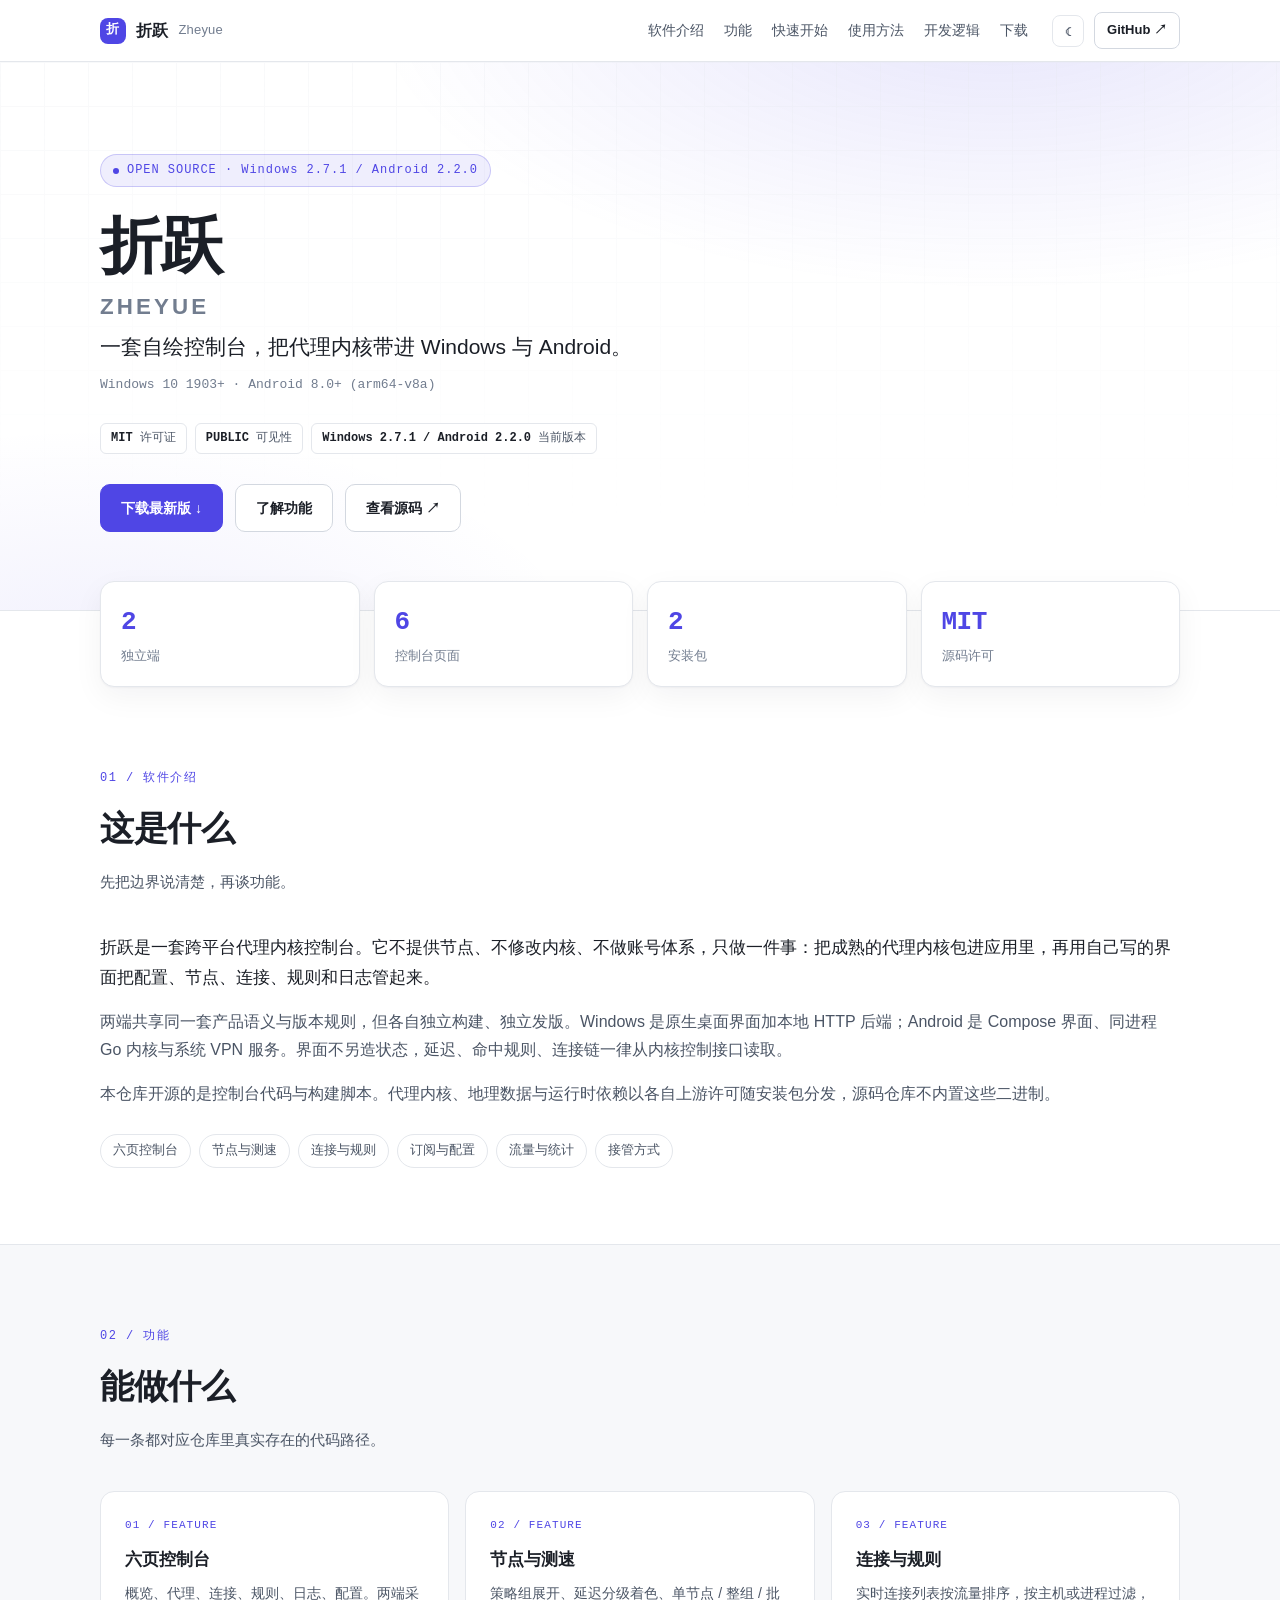
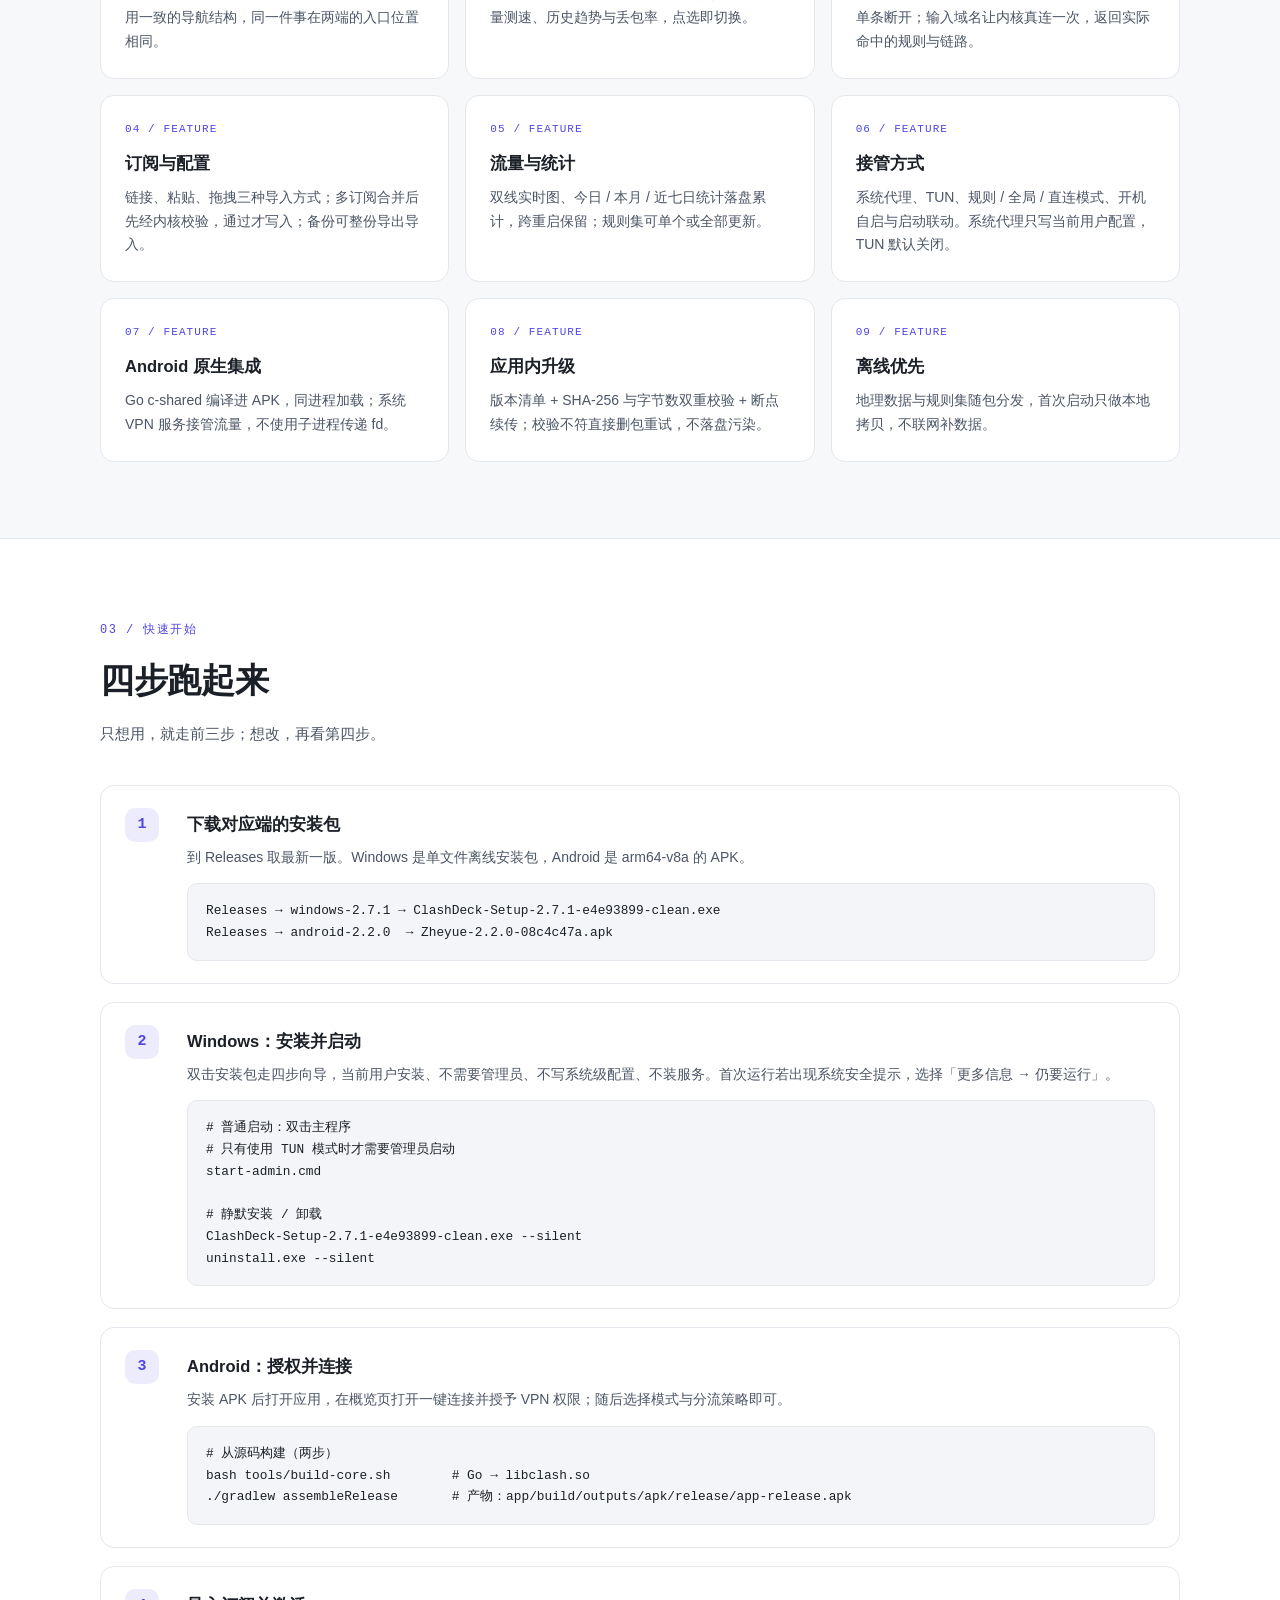
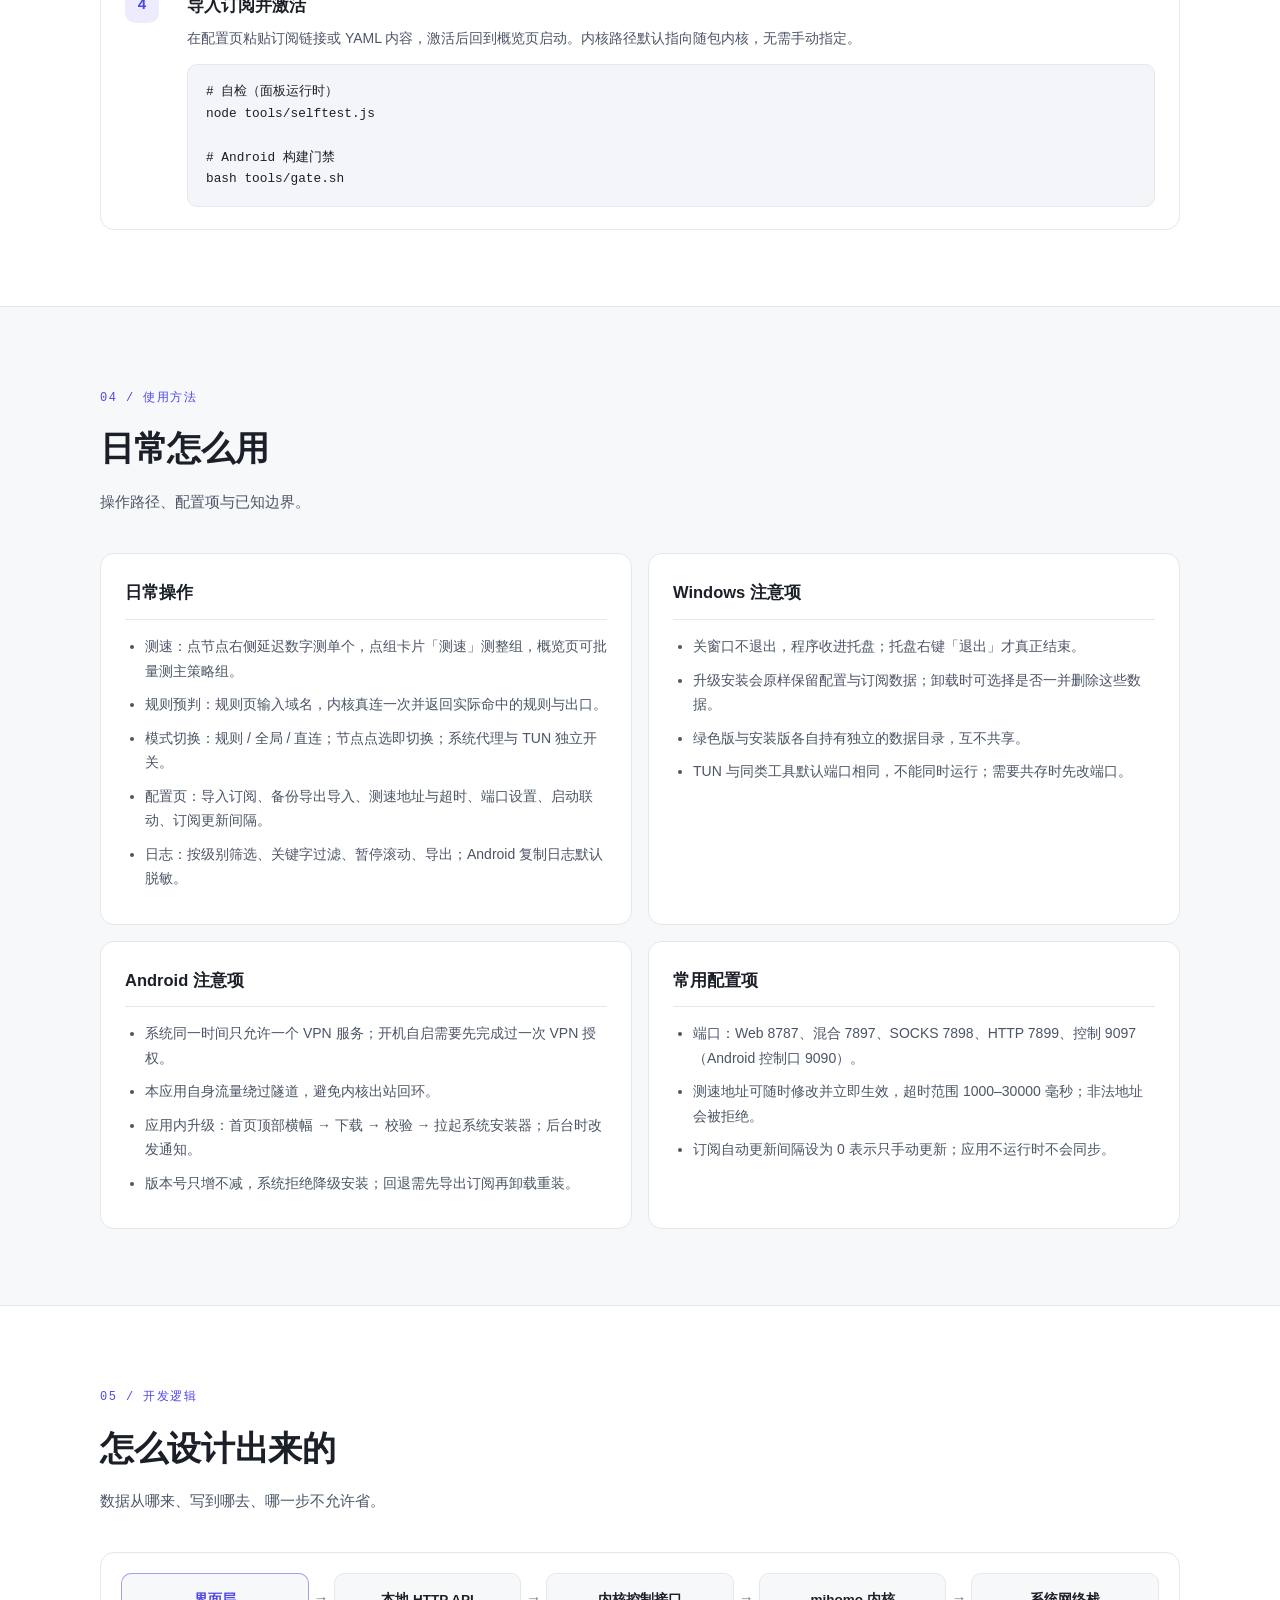
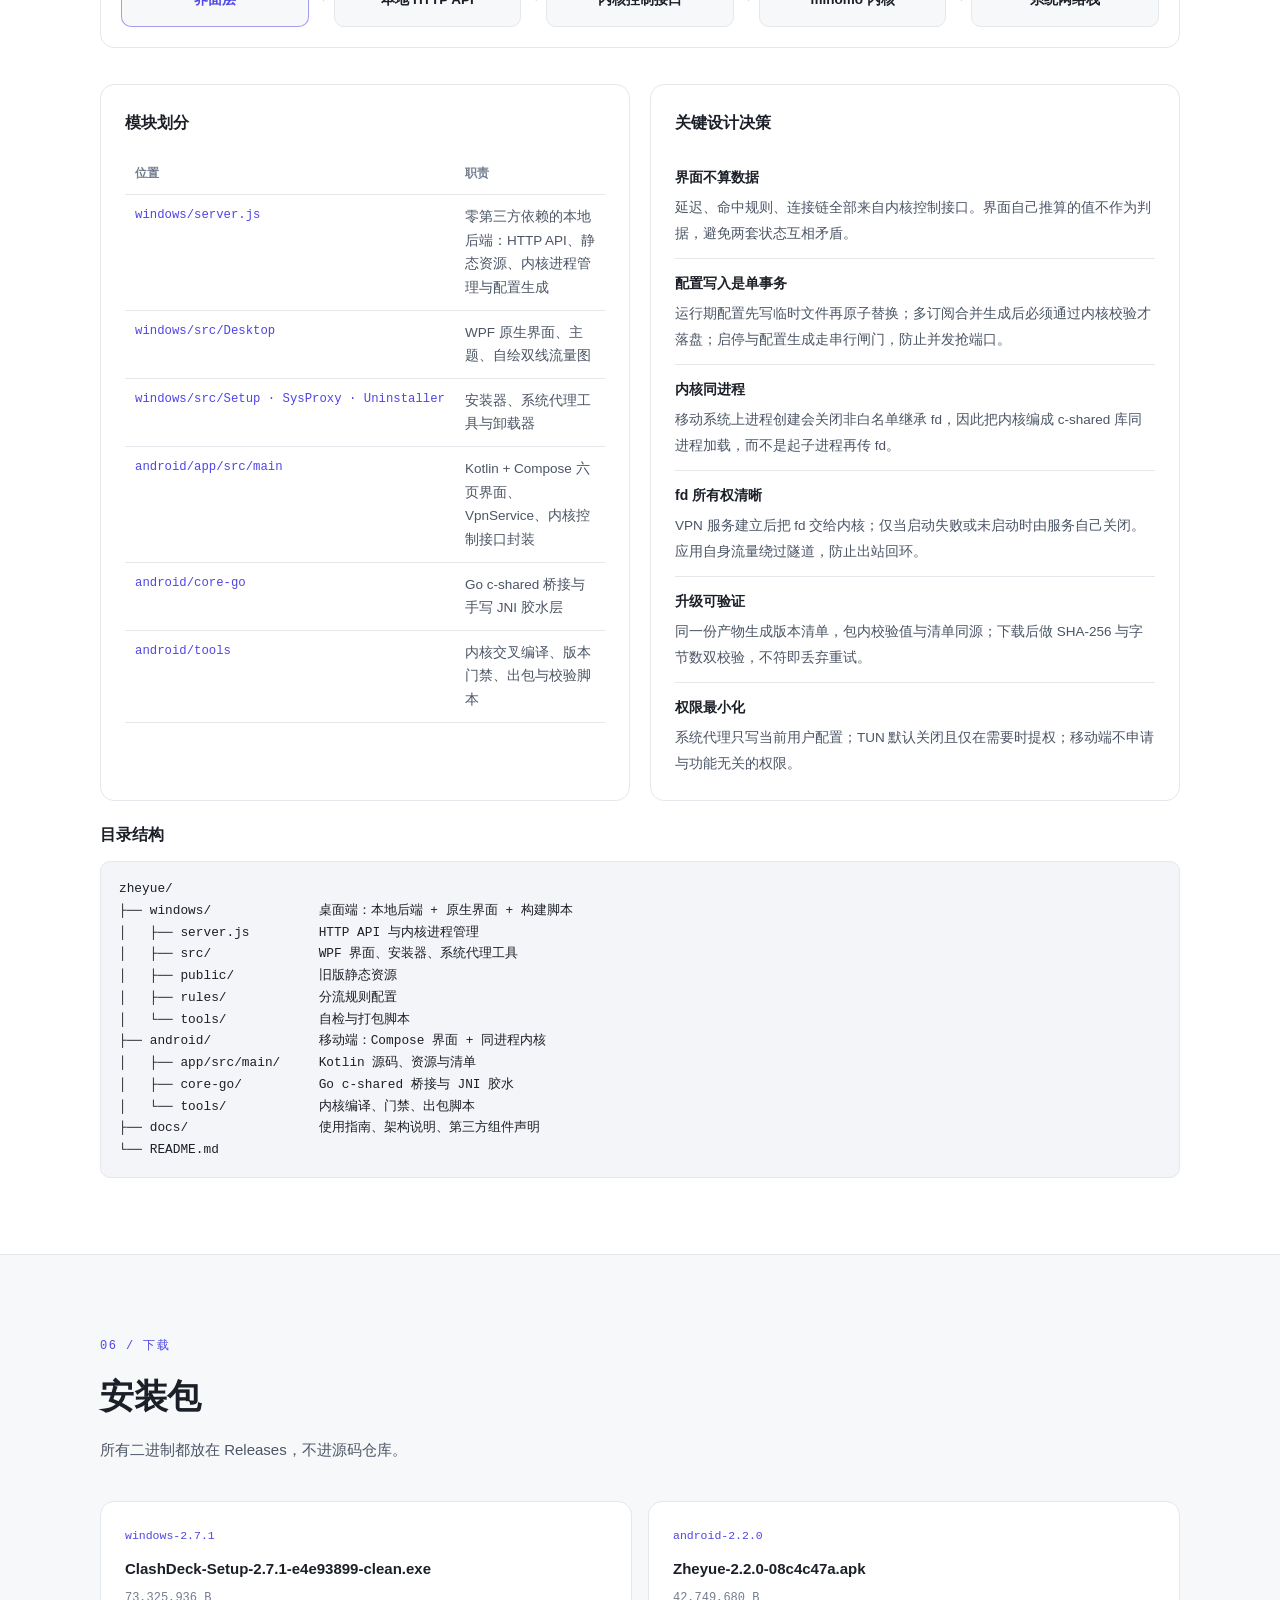
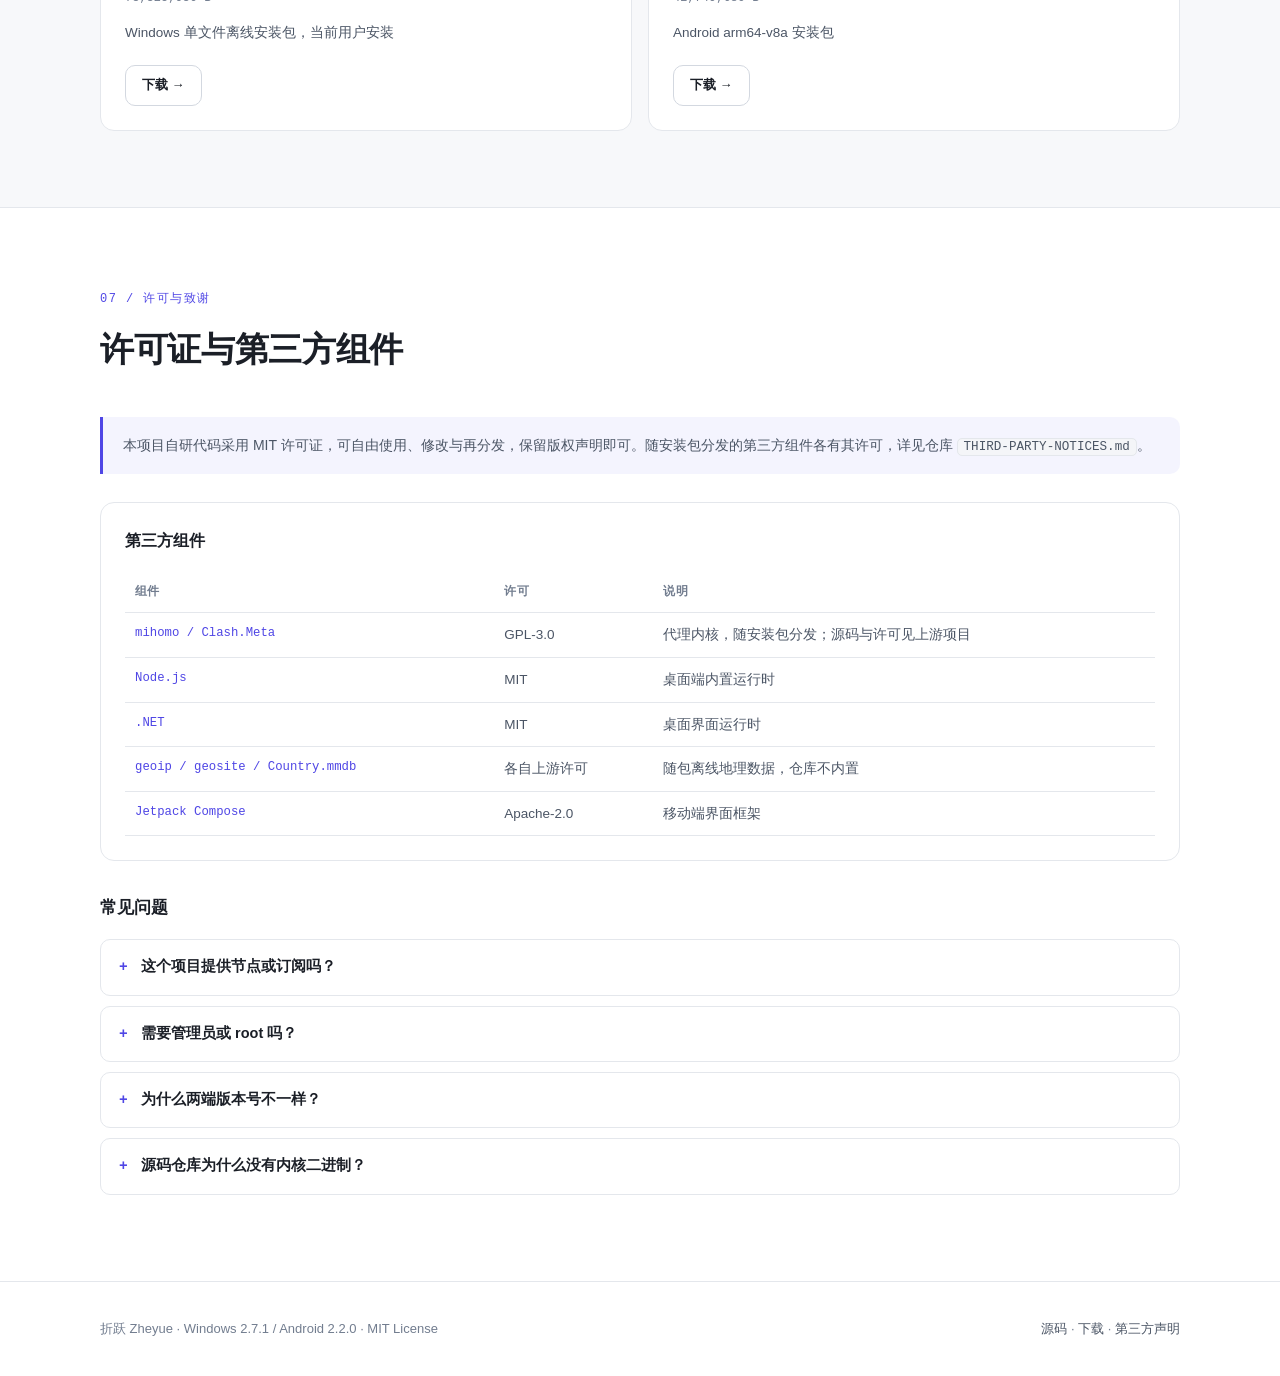
<file: docs/index.html>
<!doctype html>
<html lang="zh-CN" data-theme="light">
<head>
<meta charset="utf-8">
<meta name="viewport" content="width=device-width, initial-scale=1">
<meta name="description" content="折跃 Zheyue — Windows / Android 双端代理内核控制台，界面自绘、内核随包、接管系统流量">
<meta name="theme-color" content="#4f46e5">
<title>折跃 Zheyue · 开源项目</title>
<link rel="stylesheet" href="assets/site.css">
</head>
<body>
<header class="topbar">
  <a class="brand" href="#top"><span class="mark">折</span><span>折跃</span><span class="en">Zheyue</span></a>
  <nav>
    <a href="#intro">软件介绍</a><a href="#features">功能</a><a href="#start">快速开始</a>
    <a href="#usage">使用方法</a><a href="#arch">开发逻辑</a><a href="#downloads">下载</a>
  </nav>
  <div class="actions">
    <button class="icon-btn" id="themeToggle" aria-label="切换深浅色">☾</button>
    <a class="btn-ghost" href="https://github.com/DIS98/zheyue">GitHub ↗</a>
  </div>
</header>

<main id="top">
  <section class="hero">
    <div class="container">
      <span class="eyebrow"><span class="dot"></span>OPEN SOURCE · Windows 2.7.1 / Android 2.2.0</span>
      <h1>折跃<span>Zheyue</span></h1>
      <p class="tagline">一套自绘控制台，把代理内核带进 Windows 与 Android。</p>
      <p class="sub">Windows 10 1903+ · Android 8.0+ (arm64-v8a)</p>
      <div class="badges"><span class="badge"><b>MIT</b> 许可证</span><span class="badge"><b>PUBLIC</b> 可见性</span><span class="badge"><b>Windows 2.7.1 / Android 2.2.0</b> 当前版本</span></div>
      <div class="cta">
        <a class="btn primary" href="#downloads">下载最新版 ↓</a>
        <a class="btn" href="#features">了解功能</a>
        <a class="btn" href="https://github.com/DIS98/zheyue">查看源码 ↗</a>
      </div>
    </div>
  </section>

  <div class="container stats"><div class="stat reveal"><div class="v">2</div><div class="l">独立端</div></div><div class="stat reveal"><div class="v">6</div><div class="l">控制台页面</div></div><div class="stat reveal"><div class="v">2</div><div class="l">安装包</div></div><div class="stat reveal"><div class="v">MIT</div><div class="l">源码许可</div></div></div>

  <section class="section container" id="intro">
    <div class="section-head reveal"><span class="kicker">01 / 软件介绍</span><h2>这是什么</h2><p>先把边界说清楚，再谈功能。</p></div>
    <div class="prose reveal"><p>折跃是一套跨平台代理内核控制台。它不提供节点、不修改内核、不做账号体系，只做一件事：把成熟的代理内核包进应用里，再用自己写的界面把配置、节点、连接、规则和日志管起来。</p><p>两端共享同一套产品语义与版本规则，但各自独立构建、独立发版。Windows 是原生桌面界面加本地 HTTP 后端；Android 是 Compose 界面、同进程 Go 内核与系统 VPN 服务。界面不另造状态，延迟、命中规则、连接链一律从内核控制接口读取。</p><p>本仓库开源的是控制台代码与构建脚本。代理内核、地理数据与运行时依赖以各自上游许可随安装包分发，源码仓库不内置这些二进制。</p></div>
    <div class="pill-row"><span class="pill">六页控制台</span><span class="pill">节点与测速</span><span class="pill">连接与规则</span><span class="pill">订阅与配置</span><span class="pill">流量与统计</span><span class="pill">接管方式</span></div>
  </section>

  <section class="section alt" id="features">
    <div class="container">
      <div class="section-head reveal"><span class="kicker">02 / 功能</span><h2>能做什么</h2><p>每一条都对应仓库里真实存在的代码路径。</p></div>
      <div class="grid"><div class="card reveal"><div class="n">01 / FEATURE</div><h3>六页控制台</h3><p>概览、代理、连接、规则、日志、配置。两端采用一致的导航结构，同一件事在两端的入口位置相同。</p></div><div class="card reveal"><div class="n">02 / FEATURE</div><h3>节点与测速</h3><p>策略组展开、延迟分级着色、单节点 / 整组 / 批量测速、历史趋势与丢包率，点选即切换。</p></div><div class="card reveal"><div class="n">03 / FEATURE</div><h3>连接与规则</h3><p>实时连接列表按流量排序，按主机或进程过滤，单条断开；输入域名让内核真连一次，返回实际命中的规则与链路。</p></div><div class="card reveal"><div class="n">04 / FEATURE</div><h3>订阅与配置</h3><p>链接、粘贴、拖拽三种导入方式；多订阅合并后先经内核校验，通过才写入；备份可整份导出导入。</p></div><div class="card reveal"><div class="n">05 / FEATURE</div><h3>流量与统计</h3><p>双线实时图、今日 / 本月 / 近七日统计落盘累计，跨重启保留；规则集可单个或全部更新。</p></div><div class="card reveal"><div class="n">06 / FEATURE</div><h3>接管方式</h3><p>系统代理、TUN、规则 / 全局 / 直连模式、开机自启与启动联动。系统代理只写当前用户配置，TUN 默认关闭。</p></div><div class="card reveal"><div class="n">07 / FEATURE</div><h3>Android 原生集成</h3><p>Go c-shared 编译进 APK，同进程加载；系统 VPN 服务接管流量，不使用子进程传递 fd。</p></div><div class="card reveal"><div class="n">08 / FEATURE</div><h3>应用内升级</h3><p>版本清单 + SHA-256 与字节数双重校验 + 断点续传；校验不符直接删包重试，不落盘污染。</p></div><div class="card reveal"><div class="n">09 / FEATURE</div><h3>离线优先</h3><p>地理数据与规则集随包分发，首次启动只做本地拷贝，不联网补数据。</p></div></div>
    </div>
  </section>

  <section class="section container" id="start">
    <div class="section-head reveal"><span class="kicker">03 / 快速开始</span><h2>四步跑起来</h2><p>只想用，就走前三步；想改，再看第四步。</p></div>
    <div class="steps"><div class="step reveal"><div class="num">1</div><div><h3>下载对应端的安装包</h3><p>到 Releases 取最新一版。Windows 是单文件离线安装包，Android 是 arm64-v8a 的 APK。</p><pre><code>Releases → windows-2.7.1 → ClashDeck-Setup-2.7.1-e4e93899-clean.exe
Releases → android-2.2.0  → Zheyue-2.2.0-08c4c47a.apk</code></pre></div></div><div class="step reveal"><div class="num">2</div><div><h3>Windows：安装并启动</h3><p>双击安装包走四步向导，当前用户安装、不需要管理员、不写系统级配置、不装服务。首次运行若出现系统安全提示，选择「更多信息 → 仍要运行」。</p><pre><code># 普通启动：双击主程序
# 只有使用 TUN 模式时才需要管理员启动
start-admin.cmd

# 静默安装 / 卸载
ClashDeck-Setup-2.7.1-e4e93899-clean.exe --silent
uninstall.exe --silent</code></pre></div></div><div class="step reveal"><div class="num">3</div><div><h3>Android：授权并连接</h3><p>安装 APK 后打开应用，在概览页打开一键连接并授予 VPN 权限；随后选择模式与分流策略即可。</p><pre><code># 从源码构建（两步）
bash tools/build-core.sh        # Go → libclash.so
./gradlew assembleRelease       # 产物：app/build/outputs/apk/release/app-release.apk</code></pre></div></div><div class="step reveal"><div class="num">4</div><div><h3>导入订阅并激活</h3><p>在配置页粘贴订阅链接或 YAML 内容，激活后回到概览页启动。内核路径默认指向随包内核，无需手动指定。</p><pre><code># 自检（面板运行时）
node tools/selftest.js

# Android 构建门禁
bash tools/gate.sh</code></pre></div></div></div>
  </section>

  <section class="section alt" id="usage">
    <div class="container">
      <div class="section-head reveal"><span class="kicker">04 / 使用方法</span><h2>日常怎么用</h2><p>操作路径、配置项与已知边界。</p></div>
      <div class="usage-grid"><div class="usage-box reveal"><h3>日常操作</h3><ul><li>测速：点节点右侧延迟数字测单个，点组卡片「测速」测整组，概览页可批量测主策略组。</li><li>规则预判：规则页输入域名，内核真连一次并返回实际命中的规则与出口。</li><li>模式切换：规则 / 全局 / 直连；节点点选即切换；系统代理与 TUN 独立开关。</li><li>配置页：导入订阅、备份导出导入、测速地址与超时、端口设置、启动联动、订阅更新间隔。</li><li>日志：按级别筛选、关键字过滤、暂停滚动、导出；Android 复制日志默认脱敏。</li></ul></div><div class="usage-box reveal"><h3>Windows 注意项</h3><ul><li>关窗口不退出，程序收进托盘；托盘右键「退出」才真正结束。</li><li>升级安装会原样保留配置与订阅数据；卸载时可选择是否一并删除这些数据。</li><li>绿色版与安装版各自持有独立的数据目录，互不共享。</li><li>TUN 与同类工具默认端口相同，不能同时运行；需要共存时先改端口。</li></ul></div><div class="usage-box reveal"><h3>Android 注意项</h3><ul><li>系统同一时间只允许一个 VPN 服务；开机自启需要先完成过一次 VPN 授权。</li><li>本应用自身流量绕过隧道，避免内核出站回环。</li><li>应用内升级：首页顶部横幅 → 下载 → 校验 → 拉起系统安装器；后台时改发通知。</li><li>版本号只增不减，系统拒绝降级安装；回退需先导出订阅再卸载重装。</li></ul></div><div class="usage-box reveal"><h3>常用配置项</h3><ul><li>端口：Web 8787、混合 7897、SOCKS 7898、HTTP 7899、控制 9097（Android 控制口 9090）。</li><li>测速地址可随时修改并立即生效，超时范围 1000–30000 毫秒；非法地址会被拒绝。</li><li>订阅自动更新间隔设为 0 表示只手动更新；应用不运行时不会同步。</li></ul></div></div>
    </div>
  </section>

  <section class="section container" id="arch">
    <div class="section-head reveal"><span class="kicker">05 / 开发逻辑</span><h2>怎么设计出来的</h2><p>数据从哪来、写到哪去、哪一步不允许省。</p></div>
    <div class="flow reveal"><div class="node">界面层</div><div class="arrow">→</div><div class="node">本地 HTTP API</div><div class="arrow">→</div><div class="node">内核控制接口</div><div class="arrow">→</div><div class="node">mihomo 内核</div><div class="arrow">→</div><div class="node">系统网络栈</div></div>
    <div class="two-col">
      <div class="panel reveal"><h3>模块划分</h3><table><thead><tr><th>位置</th><th>职责</th></tr></thead><tbody><tr><td>windows/server.js</td><td>零第三方依赖的本地后端：HTTP API、静态资源、内核进程管理与配置生成</td></tr><tr><td>windows/src/Desktop</td><td>WPF 原生界面、主题、自绘双线流量图</td></tr><tr><td>windows/src/Setup · SysProxy · Uninstaller</td><td>安装器、系统代理工具与卸载器</td></tr><tr><td>android/app/src/main</td><td>Kotlin + Compose 六页界面、VpnService、内核控制接口封装</td></tr><tr><td>android/core-go</td><td>Go c-shared 桥接与手写 JNI 胶水层</td></tr><tr><td>android/tools</td><td>内核交叉编译、版本门禁、出包与校验脚本</td></tr></tbody></table></div>
      <div class="panel reveal"><h3>关键设计决策</h3><div class="decision"><b>界面不算数据</b><span>延迟、命中规则、连接链全部来自内核控制接口。界面自己推算的值不作为判据，避免两套状态互相矛盾。</span></div><div class="decision"><b>配置写入是单事务</b><span>运行期配置先写临时文件再原子替换；多订阅合并生成后必须通过内核校验才落盘；启停与配置生成走串行闸门，防止并发抢端口。</span></div><div class="decision"><b>内核同进程</b><span>移动系统上进程创建会关闭非白名单继承 fd，因此把内核编成 c-shared 库同进程加载，而不是起子进程再传 fd。</span></div><div class="decision"><b>fd 所有权清晰</b><span>VPN 服务建立后把 fd 交给内核；仅当启动失败或未启动时由服务自己关闭。应用自身流量绕过隧道，防止出站回环。</span></div><div class="decision"><b>升级可验证</b><span>同一份产物生成版本清单，包内校验值与清单同源；下载后做 SHA-256 与字节数双校验，不符即丢弃重试。</span></div><div class="decision"><b>权限最小化</b><span>系统代理只写当前用户配置；TUN 默认关闭且仅在需要时提权；移动端不申请与功能无关的权限。</span></div></div>
    </div>
    <div class="tree-block reveal"><h3>目录结构</h3><pre><code>zheyue/
├── windows/              桌面端：本地后端 + 原生界面 + 构建脚本
│   ├── server.js         HTTP API 与内核进程管理
│   ├── src/              WPF 界面、安装器、系统代理工具
│   ├── public/           旧版静态资源
│   ├── rules/            分流规则配置
│   └── tools/            自检与打包脚本
├── android/              移动端：Compose 界面 + 同进程内核
│   ├── app/src/main/     Kotlin 源码、资源与清单
│   ├── core-go/          Go c-shared 桥接与 JNI 胶水
│   └── tools/            内核编译、门禁、出包脚本
├── docs/                 使用指南、架构说明、第三方组件声明
└── README.md</code></pre></div>
  </section>

  <section class="section alt" id="downloads">
    <div class="container">
      <div class="section-head reveal"><span class="kicker">06 / 下载</span><h2>安装包</h2><p>所有二进制都放在 Releases，不进源码仓库。</p></div>
      <div class="dl-cards"><div class="dl-card reveal"><span class="tag">windows-2.7.1</span><h3>ClashDeck-Setup-2.7.1-e4e93899-clean.exe</h3><div class="meta">73,325,936 B</div><p>Windows 单文件离线安装包，当前用户安装</p><a class="btn" href="https://github.com/DIS98/zheyue/releases/tag/windows-2.7.1">下载 →</a></div><div class="dl-card reveal"><span class="tag">android-2.2.0</span><h3>Zheyue-2.2.0-08c4c47a.apk</h3><div class="meta">42,749,680 B</div><p>Android arm64-v8a 安装包</p><a class="btn" href="https://github.com/DIS98/zheyue/releases/tag/android-2.2.0">下载 →</a></div></div>
    </div>
  </section>

  <section class="section container" id="license">
    <div class="section-head reveal"><span class="kicker">07 / 许可与致谢</span><h2>许可证与第三方组件</h2></div>
    <div class="notice reveal">本项目自研代码采用 MIT 许可证，可自由使用、修改与再分发，保留版权声明即可。随安装包分发的第三方组件各有其许可，详见仓库 <code>THIRD-PARTY-NOTICES.md</code>。</div>
    <div class="panel reveal"><h3>第三方组件</h3><table><thead><tr><th>组件</th><th>许可</th><th>说明</th></tr></thead><tbody><tr><td>mihomo / Clash.Meta</td><td>GPL-3.0</td><td>代理内核，随安装包分发；源码与许可见上游项目</td></tr><tr><td>Node.js</td><td>MIT</td><td>桌面端内置运行时</td></tr><tr><td>.NET</td><td>MIT</td><td>桌面界面运行时</td></tr><tr><td>geoip / geosite / Country.mmdb</td><td>各自上游许可</td><td>随包离线地理数据，仓库不内置</td></tr><tr><td>Jetpack Compose</td><td>Apache-2.0</td><td>移动端界面框架</td></tr></tbody></table></div>
    <div style="margin-top:32px"><h3 style="font-size:17px;margin:0 0 16px">常见问题</h3><details class='reveal'><summary>这个项目提供节点或订阅吗？</summary><p>不提供。它只是控制台，订阅内容由使用者自行导入。</p></details><details class='reveal'><summary>需要管理员或 root 吗？</summary><p>常规使用不需要。只有桌面端 TUN 模式需要管理员；移动端使用系统 VPN 授权，不需要 root。</p></details><details class='reveal'><summary>为什么两端版本号不一样？</summary><p>两端独立构建、独立发版，版本号各自按三段式演进，互不联动。</p></details><details class='reveal'><summary>源码仓库为什么没有内核二进制？</summary><p>内核与地理数据属于上游组件，以各自许可随安装包分发；仓库只放本项目自研代码。</p></details></div>
  </section>
</main>

<footer><div class="container"><span>折跃 Zheyue · Windows 2.7.1 / Android 2.2.0 · MIT License</span><span><a href="https://github.com/DIS98/zheyue">源码</a> · <a href="https://github.com/DIS98/zheyue/releases">下载</a> · <a href="https://github.com/DIS98/zheyue/blob/main/THIRD-PARTY-NOTICES.md">第三方声明</a></span></div></footer>
<script src="assets/site.js"></script>
</body>
</html>
</file>
<file: docs/assets/site.css>
/* 折跃 · 项目页样式。无外部字体、无外部脚本。 */
:root {
  --accent: #4f46e5;
  --accent-rgb: 79,70,229;
  --bg: #ffffff;
  --bg-soft: #f7f8fa;
  --bg-code: #f4f5f8;
  --surface: #ffffff;
  --text: #1b1f27;
  --text-2: #4b5565;
  --text-3: #727d8f;
  --border: #e4e7ec;
  --border-strong: #d3d8e0;
  --shadow: 0 1px 2px rgba(16,24,40,.04), 0 10px 30px rgba(16,24,40,.05);
  --radius: 14px;
  --mono: ui-monospace, SFMono-Regular, "SF Mono", Consolas, "Liberation Mono", monospace;
  --sans: -apple-system, BlinkMacSystemFont, "Segoe UI", "PingFang SC", "Hiragino Sans GB", "Microsoft YaHei", sans-serif;
}
[data-theme="dark"] {
  --bg: #0d1117;
  --bg-soft: #111720;
  --bg-code: #161c25;
  --surface: #151b23;
  --text: #e6edf3;
  --text-2: #adbac7;
  --text-3: #8b98a5;
  --border: #262d38;
  --border-strong: #39424f;
  --shadow: 0 1px 2px rgba(0,0,0,.3), 0 12px 34px rgba(0,0,0,.28);
}
* { box-sizing: border-box; }
html { scroll-behavior: smooth; scroll-padding-top: 78px; }
body { margin:0; background:var(--bg); color:var(--text); font-family:var(--sans); font-size:15px; line-height:1.75; -webkit-font-smoothing:antialiased; }
a { color:var(--accent); text-decoration:none; }
a:hover { text-decoration:underline; }
.container { width:min(1080px, calc(100% - 40px)); margin:0 auto; }
.section { padding:76px 0; }
.section.alt { background:var(--bg-soft); border-top:1px solid var(--border); border-bottom:1px solid var(--border); }

/* 顶栏 */
.topbar { position:sticky; top:0; z-index:20; height:62px; display:flex; align-items:center; gap:24px; padding:0 max(20px, calc((100% - 1080px)/2)); background:color-mix(in srgb, var(--bg) 88%, transparent); backdrop-filter:blur(12px); border-bottom:1px solid var(--border); }
.brand { display:flex; align-items:center; gap:10px; color:var(--text); font-weight:700; font-size:16px; letter-spacing:.2px; }
.brand:hover { text-decoration:none; }
.brand .mark { width:26px; height:26px; border-radius:8px; background:var(--accent); display:grid; place-items:center; color:#fff; font-size:13px; font-weight:800; font-family:var(--mono); }
.brand .en { color:var(--text-3); font-weight:500; font-size:13px; }
.topbar nav { display:flex; gap:20px; margin-left:auto; }
.topbar nav a { color:var(--text-2); font-size:13.5px; }
.topbar nav a:hover { color:var(--accent); text-decoration:none; }
.topbar .actions { display:flex; gap:10px; align-items:center; }
.icon-btn { width:32px; height:32px; display:grid; place-items:center; border:1px solid var(--border); background:var(--surface); color:var(--text-2); border-radius:8px; cursor:pointer; font-size:14px; }
.icon-btn:hover { border-color:var(--accent); color:var(--accent); }
.btn-ghost { border:1px solid var(--border-strong); padding:6px 12px; border-radius:8px; font-size:13px; color:var(--text); font-weight:600; }
.btn-ghost:hover { border-color:var(--accent); text-decoration:none; }

/* Hero */
.hero { position:relative; overflow:hidden; border-bottom:1px solid var(--border); background:radial-gradient(900px 420px at 78% -12%, rgba(79,70,229,.14), transparent 70%), radial-gradient(700px 340px at 8% 110%, rgba(79,70,229,.08), transparent 70%); }
.hero::before { content:""; position:absolute; inset:0; background-image:linear-gradient(var(--border) 1px, transparent 1px), linear-gradient(90deg, var(--border) 1px, transparent 1px); background-size:44px 44px; opacity:.35; mask-image:linear-gradient(to bottom, rgba(0,0,0,.7), transparent 85%); pointer-events:none; }
.hero .container { position:relative; padding:92px 0 78px; }
.eyebrow { display:inline-flex; align-items:center; gap:8px; font-family:var(--mono); font-size:12px; letter-spacing:.08em; color:var(--accent); background:rgba(79,70,229,.09); border:1px solid rgba(79,70,229,.24); padding:5px 12px; border-radius:999px; }
.eyebrow .dot { width:6px; height:6px; border-radius:50%; background:var(--accent); }
.hero h1 { margin:24px 0 10px; font-size:clamp(38px, 6vw, 62px); line-height:1.12; letter-spacing:-.02em; font-weight:800; }
.hero h1 span { display:block; font-size:.36em; letter-spacing:.14em; text-transform:uppercase; color:var(--text-3); font-weight:600; margin-top:14px; }
.tagline { font-size:clamp(17px, 2.2vw, 21px); color:var(--text); max-width:720px; margin:0 0 8px; font-weight:500; }
.hero .sub { color:var(--text-3); font-family:var(--mono); font-size:13px; margin:0 0 26px; }
.badges { display:flex; flex-wrap:wrap; gap:8px; margin-bottom:30px; }
.badge { font-size:12px; font-family:var(--mono); padding:4px 10px; border:1px solid var(--border); border-radius:6px; color:var(--text-2); background:var(--surface); }
.badge b { color:var(--text); font-weight:700; }
.cta { display:flex; flex-wrap:wrap; gap:12px; }
.btn { display:inline-flex; align-items:center; gap:8px; padding:11px 20px; border-radius:10px; font-size:14px; font-weight:650; border:1px solid var(--border-strong); color:var(--text); background:var(--surface); transition:transform .15s ease, box-shadow .15s ease; }
.btn:hover { text-decoration:none; transform:translateY(-1px); box-shadow:var(--shadow); }
.btn.primary { background:var(--accent); border-color:var(--accent); color:#fff; }
.btn.primary:hover { box-shadow:0 8px 24px rgba(79,70,229,.32); }

/* 数字条 */
.stats { display:grid; grid-template-columns:repeat(4,1fr); gap:14px; margin-top:-30px; position:relative; z-index:2; }
.stat { background:var(--surface); border:1px solid var(--border); border-radius:var(--radius); padding:18px 20px; box-shadow:var(--shadow); }
.stat .v { font-size:26px; font-weight:800; letter-spacing:-.02em; color:var(--accent); font-family:var(--mono); }
.stat .l { font-size:12.5px; color:var(--text-3); }

/* 章节头 */
.section-head { margin-bottom:38px; max-width:760px; }
.kicker { font-family:var(--mono); font-size:12px; letter-spacing:.12em; color:var(--accent); text-transform:uppercase; }
.section-head h2 { font-size:clamp(26px, 3.4vw, 34px); margin:10px 0 10px; letter-spacing:-.01em; }
.section-head p { color:var(--text-2); margin:0; }
.prose p { color:var(--text-2); font-size:16px; margin:0 0 16px; }
.prose p:first-child { color:var(--text); font-size:17px; }
.pill-row { display:flex; flex-wrap:wrap; gap:8px; margin-top:26px; }
.pill { font-size:12.5px; padding:5px 12px; border:1px solid var(--border); border-radius:999px; color:var(--text-2); background:var(--surface); }

/* 功能卡 */
.grid { display:grid; grid-template-columns:repeat(3,1fr); gap:16px; }
.card { background:var(--surface); border:1px solid var(--border); border-radius:var(--radius); padding:24px; transition:border-color .2s, transform .2s, box-shadow .2s; }
.card:hover { border-color:rgba(79,70,229,.5); transform:translateY(-2px); box-shadow:var(--shadow); }
.card .n { font-family:var(--mono); font-size:11px; color:var(--accent); letter-spacing:.1em; }
.card h3 { margin:10px 0 8px; font-size:16.5px; }
.card p { margin:0; color:var(--text-2); font-size:14px; line-height:1.7; }

/* 步骤 */
.steps { display:grid; gap:18px; counter-reset:step; }
.step { display:grid; grid-template-columns:44px 1fr; gap:18px; background:var(--surface); border:1px solid var(--border); border-radius:var(--radius); padding:22px 24px; }
.step .num { width:34px; height:34px; border-radius:10px; background:rgba(79,70,229,.1); color:var(--accent); display:grid; place-items:center; font-family:var(--mono); font-weight:700; }
.step h3 { margin:2px 0 6px; font-size:16.5px; }
.step p { margin:0 0 14px; color:var(--text-2); font-size:14px; }
pre { margin:0; background:var(--bg-code); border:1px solid var(--border); border-radius:10px; padding:16px 18px; overflow-x:auto; font-family:var(--mono); font-size:12.8px; line-height:1.7; color:var(--text); }
code { font-family:var(--mono); }
:not(pre) > code { background:var(--bg-code); border:1px solid var(--border); padding:1px 6px; border-radius:5px; font-size:.9em; }

/* 使用说明 */
.usage-grid { display:grid; grid-template-columns:repeat(2,1fr); gap:16px; }
.usage-box { background:var(--surface); border:1px solid var(--border); border-radius:var(--radius); padding:24px; }
.usage-box h3 { margin:0 0 14px; font-size:16.5px; padding-bottom:12px; border-bottom:1px solid var(--border); }
.usage-box ul { margin:0; padding-left:20px; }
.usage-box li { color:var(--text-2); font-size:14px; margin-bottom:9px; }

/* 架构 */
.flow { display:flex; align-items:stretch; flex-wrap:wrap; gap:0; margin-bottom:36px; background:var(--surface); border:1px solid var(--border); border-radius:var(--radius); padding:20px; }
.flow .node { flex:1 1 130px; min-width:120px; text-align:center; padding:14px 10px; border:1px solid var(--border); border-radius:10px; background:var(--bg-soft); font-size:13.5px; font-weight:600; color:var(--text); }
.flow .node:first-child { border-color:rgba(79,70,229,.5); color:var(--accent); }
.flow .arrow { display:grid; place-items:center; padding:0 8px; color:var(--text-3); font-family:var(--mono); }
.two-col { display:grid; grid-template-columns:1fr 1fr; gap:20px; }
.panel { background:var(--surface); border:1px solid var(--border); border-radius:var(--radius); padding:24px; }
.panel h3 { margin:0 0 16px; font-size:16px; }
table { width:100%; border-collapse:collapse; font-size:13.5px; }
th, td { text-align:left; padding:10px 10px; border-bottom:1px solid var(--border); vertical-align:top; }
th { color:var(--text-3); font-weight:600; font-size:12px; letter-spacing:.04em; }
td:first-child { font-family:var(--mono); font-size:12.3px; color:var(--accent); white-space:nowrap; }
td { color:var(--text-2); }
.decision { padding:12px 0; border-bottom:1px solid var(--border); }
.decision:last-child { border-bottom:0; padding-bottom:0; }
.decision b { display:block; font-size:14px; margin-bottom:4px; }
.decision span { color:var(--text-2); font-size:13.5px; }
.tree-block { margin-top:20px; }
.tree-block h3 { font-size:16px; margin:0 0 12px; }

/* 下载 */
.dl-cards { display:grid; grid-template-columns:repeat(2,1fr); gap:16px; }
.dl-card { display:flex; flex-direction:column; background:var(--surface); border:1px solid var(--border); border-radius:var(--radius); padding:24px; }
.dl-card .tag { font-family:var(--mono); font-size:11.5px; color:var(--accent); }
.dl-card h3 { margin:10px 0 6px; font-size:15px; word-break:break-all; }
.dl-card .meta { font-family:var(--mono); font-size:12px; color:var(--text-3); }
.dl-card p { color:var(--text-2); font-size:13.5px; margin:12px 0 20px; flex:1; }
.dl-card .btn { align-self:flex-start; padding:8px 16px; font-size:13px; }

/* FAQ / 许可 */
.notice { border-left:3px solid var(--accent); background:rgba(79,70,229,.06); padding:16px 20px; border-radius:0 10px 10px 0; color:var(--text-2); font-size:14px; margin-bottom:28px; }
details { border:1px solid var(--border); border-radius:10px; background:var(--surface); padding:0 18px; margin-bottom:10px; }
summary { cursor:pointer; padding:14px 0; font-weight:600; font-size:14.5px; list-style:none; }
summary::-webkit-details-marker { display:none; }
summary::before { content:"+"; color:var(--accent); font-family:var(--mono); display:inline-block; width:22px; }
details[open] summary::before { content:"−"; }
details p { margin:0 0 16px; color:var(--text-2); font-size:14px; }

footer { border-top:1px solid var(--border); padding:36px 0; color:var(--text-3); font-size:13px; }
footer .container { display:flex; justify-content:space-between; gap:16px; flex-wrap:wrap; }
footer a { color:var(--text-2); }

.reveal { opacity:0; transform:translateY(14px); transition:opacity .5s ease, transform .5s ease; }
.reveal.in { opacity:1; transform:none; }

@media (max-width: 900px) {
  .grid, .usage-grid, .dl-cards, .two-col { grid-template-columns:1fr 1fr; }
  .stats { grid-template-columns:repeat(2,1fr); }
  .topbar nav { display:none; }
}
@media (max-width: 620px) {
  .grid, .usage-grid, .dl-cards, .two-col { grid-template-columns:1fr; }
  .stats { grid-template-columns:repeat(2,1fr); }
  .section { padding:52px 0; }
  .hero .container { padding:64px 0 60px; }
  .flow { flex-direction:column; }
  .flow .arrow { transform:rotate(90deg); padding:4px 0; }
  .step { grid-template-columns:1fr; }
}
@media (prefers-reduced-motion: reduce) {
  html { scroll-behavior:auto; }
  .reveal { opacity:1; transform:none; transition:none; }
}
</file>
